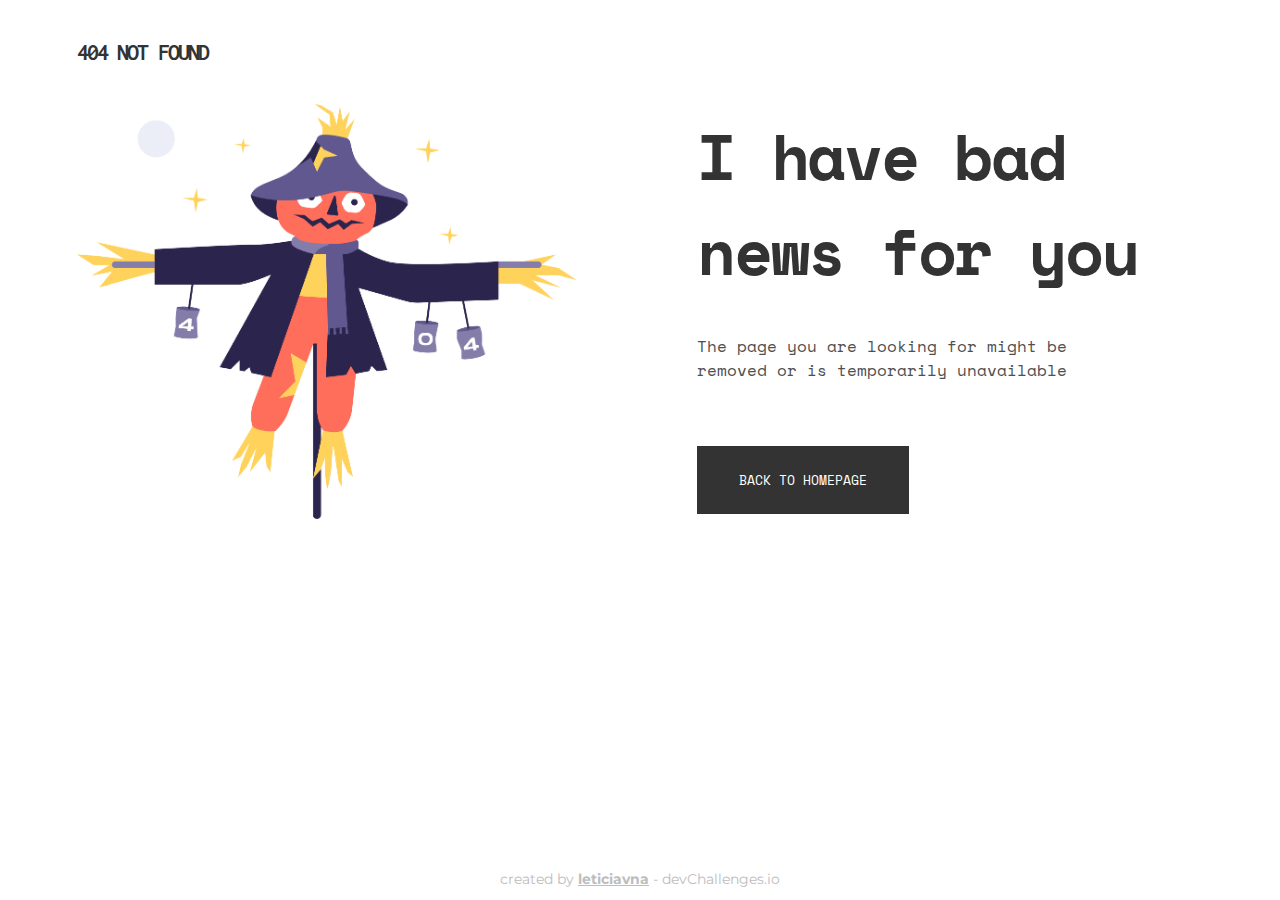
<file: 404/index.html>
<html>
  <head>
    <title> 404 Not Found</title>
    <link rel="preconnect" href="https://fonts.gstatic.com">
    <link href="https://fonts.googleapis.com/css2?family=Inconsolata:wght@700&family=Montserrat:wght@500;700&family=Space+Mono:wght@400;700&display=swap" rel="stylesheet">
    <link rel="stylesheet" href="notFound.css">
  </head>
  <body>
    <header>
      404 NOT FOUND
    </header>
    <section class="NotFound--section">
      <img src="assets/Scarecrow.png" alt="Scarecrow" class="NotFound--scarecrow"/>
      <div class="NotFound--div">
        <div class="NotFound--text">
          <h1 class="NotFound--h1">I have bad news for you</h1>
          <p class="NotFound--p">The page you are looking for might be removed or is temporarily unavailable</p>
        </div>
        <a href="https://github.com/leticiavna">
          <button>Back to homepage</button>
        </a>
      </div>
  </section>
  <footer>
    created by <b><a href="https://github.com/leticiavna">leticiavna</a></b> - devChallenges.io
  </footer>
  </body>
</html>
</file>
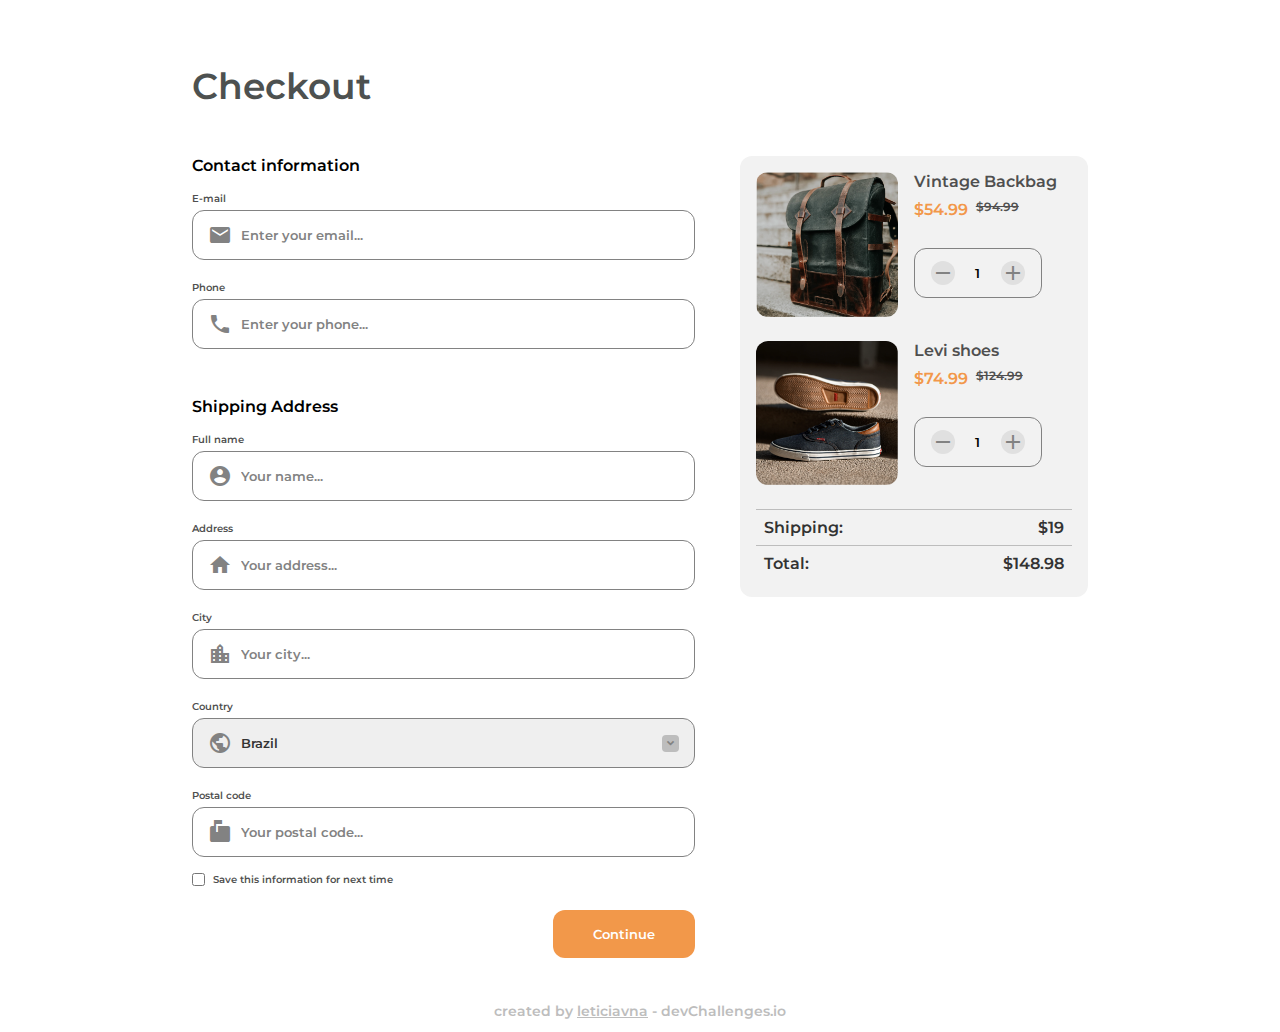
<file: CheckoutPage/index.html>
<!DOCTYPE html>
<html lang="en" dir="ltr">
  <head>
    <meta charset="utf-8">
    <meta name="viewport" content="width=device-width, initial-scale=1">
    <link rel="stylesheet" href="index.css">
    <link rel="preconnect" href="https://fonts.googleapis.com">
    <link rel="preconnect" href="https://fonts.gstatic.com" crossorigin>
    <link href="https://fonts.googleapis.com/css2?family=Montserrat:wght@600&display=swap" rel="stylesheet">
    <link href="https://fonts.googleapis.com/icon?family=Material+Icons" rel="stylesheet">
    <script src="index.js"></script>
    <title>Checkout</title>
  </head>

  <body>
    <h1 class="title">Checkout</h1>
    <div class="grid-content">
      <main class="main-form">
        <form id="checkoutForm">
          <fieldset class="form-fieldset">
            <legend class="form-fieldset-legend">Contact information</legend>
            <div class="form-input-wrapper">
              <label for="email" class="form-input-label">E-mail</label>
              <span class="material-icons md-18 form-input-icon">email</span>
              <input type="email" name="email" placeholder="Enter your email..." required class="form-input">
            </div>
            <div class="form-input-wrapper">
              <label for="phone" class="form-input-label">Phone</label>
              <span class="material-icons md-18 form-input-icon">call</span>
              <input type="tel" name="phone" pattern="[0-9]+" placeholder="Enter your phone..." required class="form-input">
            </div>
          </fieldset>

          <fieldset class="form-fieldset">
            <legend class="form-fieldset-legend">Shipping Address</legend>
            
            <div class="form-input-wrapper">
              <label for="fullname" class="form-input-label">Full name</label>
              <span class="material-icons md-18 form-input-icon">account_circle</span>
              <input type="text" name="fullname" placeholder="Your name..." required class="form-input">
            </div>

            <div class="form-input-wrapper">
              <label for="streetAddress" class="form-input-label">Address</label>
              <span class="material-icons md-18 form-input-icon">home</span>
              <input type="text" name="streetAddress" placeholder="Your address..." required class="form-input">
            </div>

            <div class="form-input-wrapper">
              <label for="city" class="form-input-label">City</label>
              <span class="material-icons md-18 form-input-icon">location_city</span>
              <input type="text" name="city" placeholder="Your city..." required class="form-input">
            </div>

            <div class="form-input-wrapper form-input-select-wrapper">
              <label for="country" class="form-input-label">Country</label>
              <span class="material-icons md-18 form-input-icon ">public</span>
              <select name="country" placeholder="Your country..." required class="form-input form-input-select">
                <option>Brazil</option>
                <option>Canada</option>
                <option>France</option>
              </select>
            </div>

            <div class="form-input-wrapper">
              <label for="city" class="form-input-label">Postal code</label>
              <span class="material-icons md-18 form-input-icon">markunread_mailbox</span>
              <input type="text" name="postalcode" placeholder="Your postal code..." required class="form-input">
            </div>

            <div class="form-input-wrapper form-input-checkbox">
              <input type="checkbox" name="save" class="form-input-checkbox">
              <label for="save" class="form-input-label-checkbox">Save this information for next time</label>
            </div>

            <button onclick="showToastWithFormValidity()" type="button" class="button-continue">Continue</button>
          </fieldset>
        </form>
      </main>
      <aside class="cart">
        <div class="cart-item">
          <img src="./assets/photo1.png" alt="Brown and Black small bag" class="cart-item-img"/>
          <div class="cart-item-info">
            <span class="cart-item-title">Vintage Backbag</span>
            <div class="cart-item-prices">
              <span class="cart-item-discount">$54.99</span>
              <span class="cart-item-old">$94.99</span>
            </div>
            <div class="cart-item-quantity form-input">
              <span onclick="operateOnCart('backbagQuantity', 'remove')" class="material-icons card-item-control card-item-control-minus">remove</span>
              <input type="number" id="backbagQuantity" name="backbag" onchange="calculateCartTotal()" value="1" step="1" min="1" class="cart-item-quantity-input"/>
              <span onclick="operateOnCart('backbagQuantity', 'add')" class="material-icons card-item-control card-item-control-plus">add</span>
            </div>
          </div>
        </div>

        <div class="cart-item">
          <img src="./assets/photo2.png" alt="Blue shoes with brown details" class="cart-item-img"/>
          <div class="cart-item-info">
            <span class="cart-item-title">Levi shoes</span>
            <div class="cart-item-prices">
              <span class="cart-item-discount">$74.99</span>
              <span class="cart-item-old">$124.99</span>
            </div>
            <div class="cart-item-quantity form-input">
              <span onclick="operateOnCart('shoesQuantity', 'remove')" class="material-icons card-item-control card-item-control-minus">remove</span>
              <input type="number" id="shoesQuantity" name="shoes" onchange="calculateCartTotal()" value="1" step="1" min="1" class="cart-item-quantity-input"/>
              <span onclick="operateOnCart('shoesQuantity', 'add')" class="material-icons card-item-control card-item-control-plus">add</span>
            </div>
          </div>
        </div>

        <dl class="cart-pricing">
          <div class="cart-item-total">
            <dd>Shipping:</dd>
            <dt id="shippingPrice">$19</dt>
          </div>
          <div class="cart-item-total">
            <dd>Total:</dd>
            <dt id="cartTotal">$148.98</dt>
          </div>
        </div>
      </aside>
      
      <div id="toast">
        <span>Checkout successful!</span>
      </div>
    </div>
    <footer>
      created by <b><a href="https://github.com/leticiavna">leticiavna</a></b> - devChallenges.io
    </footer>
  </body>
</html>
</file>
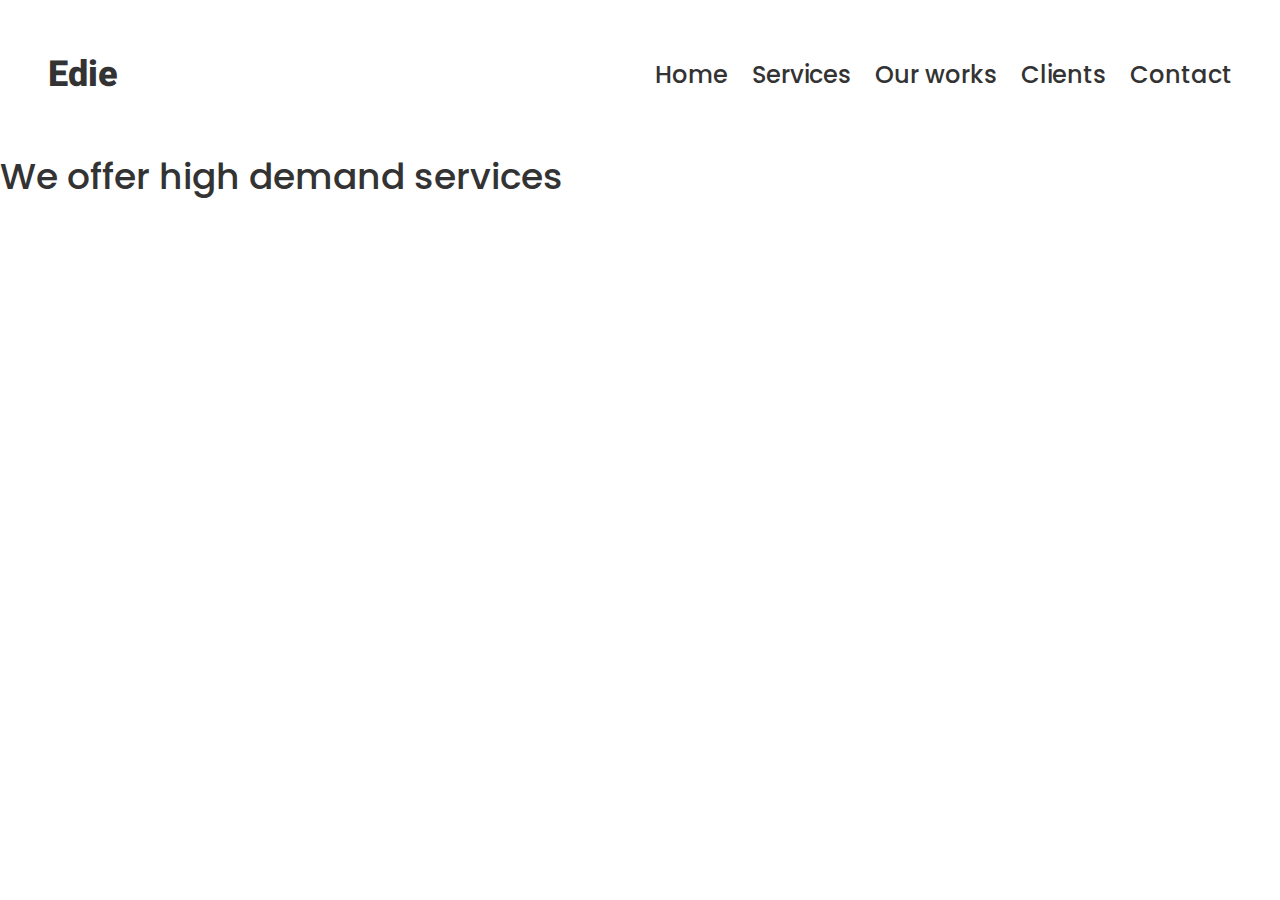
<file: EdieHomepage/index.html>
<!DOCTYPE html>
<html lang="en">
  <head>
    <meta charset="utf-8" />
    <meta name="viewport" content="width=device-width, initial-scale=1, maximum-scale=5" />
    <link rel="icon" href="assets/devchallenges.png" />
    <link rel="stylesheet" href="style.css">
    <link rel="shortcut icon" type="image/x-icon" href="https://devchallenges.io/"/>
    <link rel="preconnect" href="https://fonts.googleapis.com">
    <link rel="preconnect" href="https://fonts.gstatic.com" crossorigin>
    <link href="https://fonts.googleapis.com/css2?family=Heebo:wght@800&family=Poppins:wght@300;400;500;700&display=swap" rel="stylesheet">
    <title>Edie homepage</title>
  </head>
  <body>
    <header class="header">
      <p class="logo logo-nav">Edie</p>
    <nav>
      <ul class="nav-list">
        <li class="nav-link">Home</li>
        <li class="nav-link">Services</li>
        <li class="nav-link">Our works</li>
        <li class="nav-link">Clients</li>
        <li class="nav-link">Contact</li>
      </ul>
    </nav>
  </header>
    <main>
      <!-- <section class="hero">
        <div class="hero-texts">
          <p class="mid-emphasis large-text blue">Unhappy with your website?</p>
          <h1 class="heading-1 hero-heading">We create beautiful and fast web services</h1>
        </div>
        <img src="assets/heroImage.jpg" class="hero-image" />
      </section> -->
      <!-- <section class="contact">
        <h2 class="heading-1">Story, emotion and purpose</h2>
        <p class="large-text gray-2">We help transform your ideas into real world applications that will outperform your toughest competition and help you achieve your strategic goals in short period of time.</p>
        <form>
          <label for="email" class="mid-emphasis small-text gray-3">Want us to contact you?</label>
          <div class="text-field-wrapper">
            <input name="email" type="email" placeholder="Email" class="contact-text-field" />
            <button type="submit" class="main-button">Join</button>
          </div>
        </form>
      </section> -->
      <section>
        <h2 class="heading-2">We offer high demand services</h2>
        <div>
          <div class="card"></div>
          <div class="card"></div>
          <div class="card"></div>
        </div>
      </section>
      <section></section>
      <section></section>
      <section></section>
    </main>
    <footer></footer>
  </body>
</html>
</file>
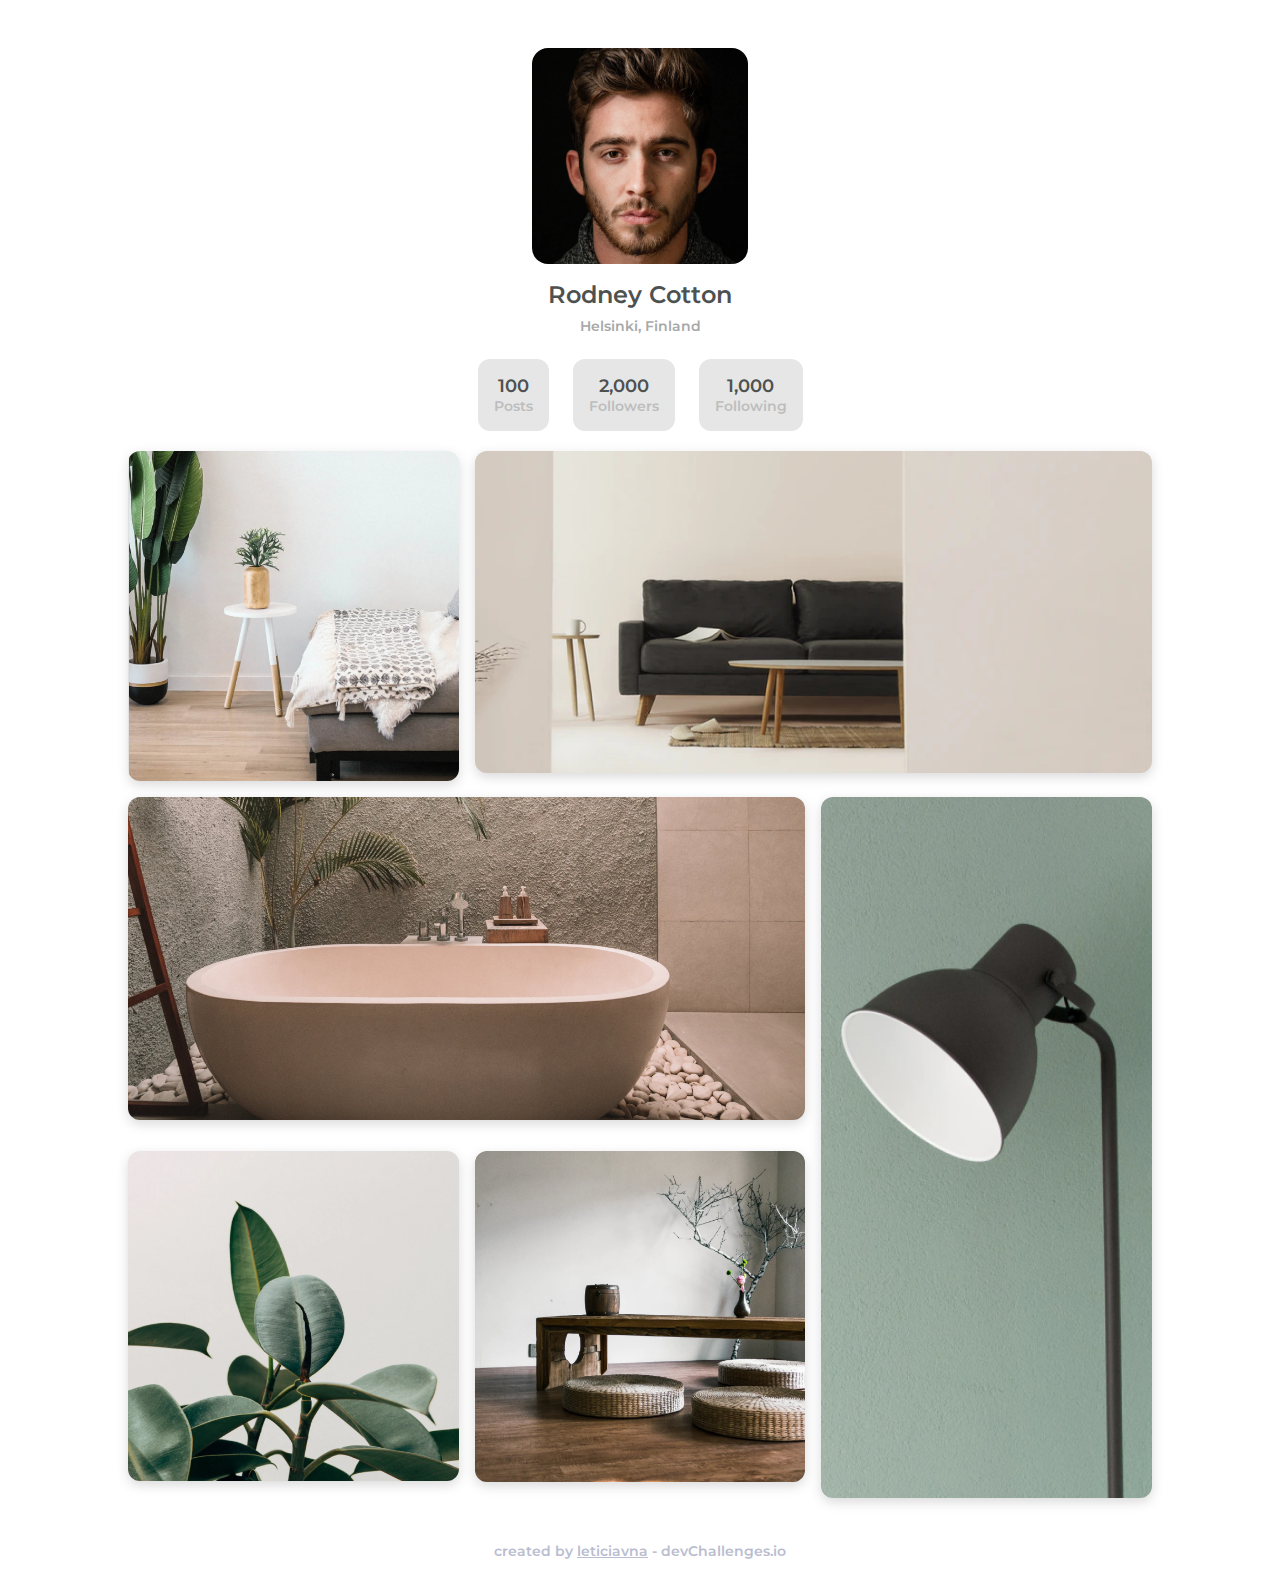
<file: GalleryPage/index.html>
<!DOCTYPE html>
<html lang="en" dir="ltr">
  <head>
    <meta charset="utf-8">
    <meta name="viewport" content="width=device-width, initial-scale=1, maximum-scale=5"/>
    <link rel="preconnect" href="https://fonts.googleapis.com">
    <link rel="preconnect" href="https://fonts.gstatic.com" crossorigin>
    <link rel="stylesheet" href="index.css">
    <link href="https://fonts.googleapis.com/css2?family=Montserrat:wght@600&display=swap" rel="stylesheet">
    <title>Gallery</title>
  </head>

  <body>
    <header class="header-information">
      <img class="profile-pic" src="assets/profilePhoto.png" />
      <h1 class="text-preset-1 header-title">Rodney Cotton</h1>
      <h2 class="text-preset-2 header-subtitle">Helsinki, Finland</h2>

      <div class="header-info-boxes">
        <div class="info-box">
          <span class="text-preset-3">100</span>
          <span class="text-preset-4">Posts</span>
        </div>

        <div class="info-box">
          <span class="text-preset-3">2,000</span>
          <span class="text-preset-4">Followers</span>
        </div>

        <div class="info-box">
          <span class="text-preset-3">1,000</span>
          <span class="text-preset-4">Following</span>
        </div>
      </div>
    </header>

    <main class="gallery"> 
      <img class="image-gallery" src="assets/photo1.png" />
      <img class="image-gallery" src="assets/photo2.png" />
      <img class="image-gallery" src="assets/photo3.png" />
      <img class="image-gallery" src="assets/photo4.png" />
      <img class="image-gallery" src="assets/photo5.png" />
      <img class="image-gallery" src="assets/photo6.png" />
    </main>

    <footer>
      created by <b><a href="https://github.com/leticiavna">leticiavna</a></b> - devChallenges.io
    </footer>
  </body>
</html>
</file>
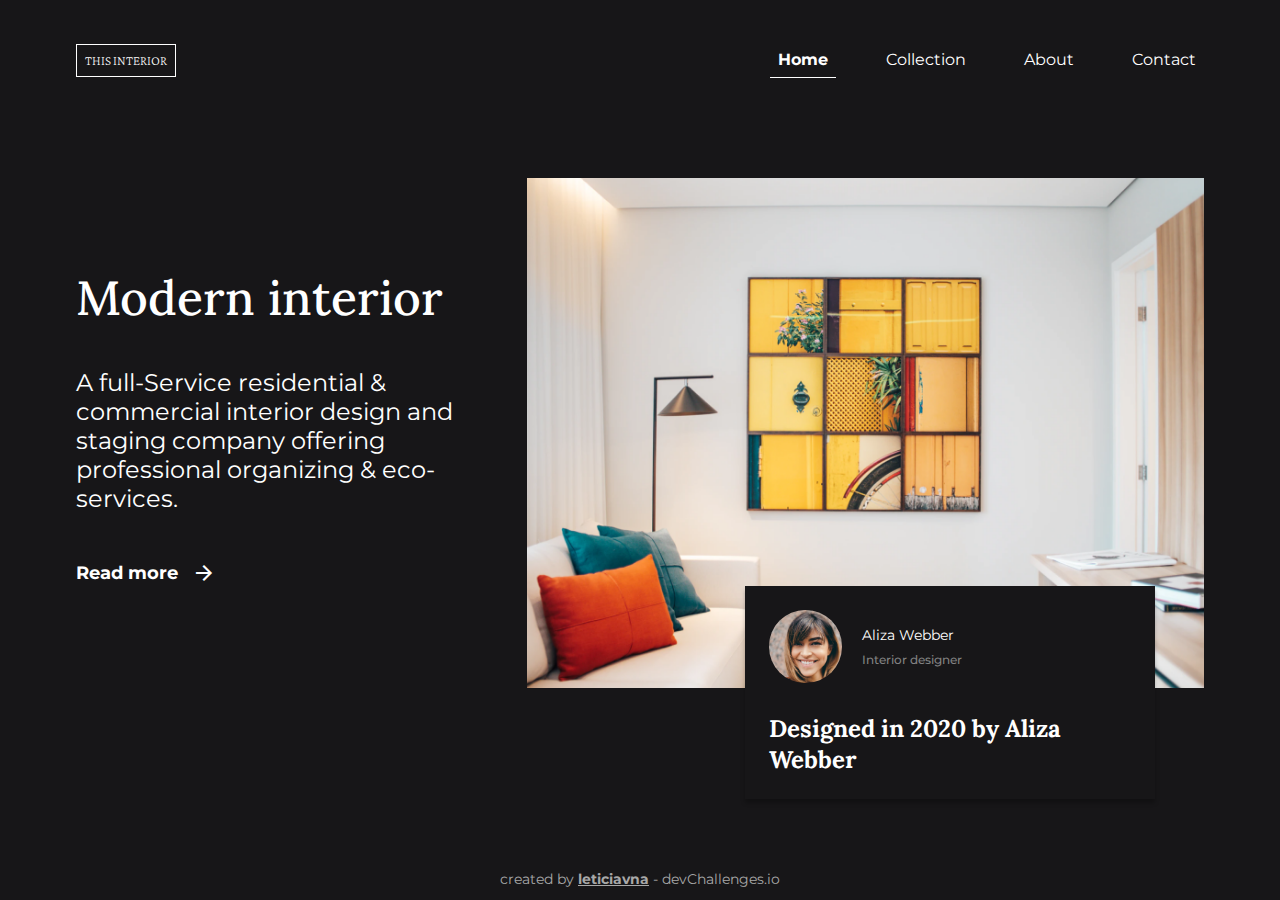
<file: InteriorConsultant/index.html>
<html>
  <head>
    <title> Interior Consultant </title>
    <link rel="preconnect" href="https://fonts.gstatic.com">
    <link href="https://fonts.googleapis.com/css2?family=Crimson+Pro:wght@200&family=Lora:wght@500&family=Montserrat:wght@400;500;700&display=swap" rel="stylesheet">
    <link rel="stylesheet" href="interiorConsultant.css">
    <link href="https://fonts.googleapis.com/icon?family=Material+Icons" rel="stylesheet">
    <meta name="viewport" content="width=device-width, initial-scale=1.0, maximum-scale=1.0">
  </head>
  <body>
    <nav class="InteriorConsultant__nav">
      <button class="InteriorConsultant__nav-button">THIS INTERIOR</button>

      <div id="menu" class="InteriorConsultant__menu">
        <a href="#" onclick="removeScrollClass()" class="InteriorConsultant__menu-responsive-link InteriorConsultant__menu-responsive-close">
          <span class="material-icons material-icons.md-light">close</span>
        </a>
        <ul class="InteriorConsultant__ul">      
          <li class="selected"><a href="#">Home</a></li>
          <li><a href="#">Collection</a></li>
          <li><a href="#">About</a></li>
          <li><a href="#">Contact</a></li>
        </ul>
      </div>
      <a href="#menu" onclick="addScrollClass()" class="InteriorConsultant__menu-responsive-link InteriorConsultant__menu-responsive-hamburger">
        <span class="material-icons material-icons.md-light">menu</span>
      </a>
    </nav>

    <main class="InteriorConsultant--section">
      <div class="InteriorConsultant--text">
        <h1 class="InteriorConsultant--title">Modern interior</h1>
        <p class="InteriorConsultant--p">A full-Service residential & commercial interior design and staging company offering professional organizing & eco-services.</p>
        <a class="InteriorConsultant--readMore" href="#">Read more <span class="material-icons material-icons.md-light">arrow_forward</span></a>
      </div>
      <div class="InteriorConsultant--imageWrapper">
        <img src="assets/photo1.png">
        <div class="InteriorConsultant--tweet">
          <div class="InteriorConsultant--tweetAuthor">
            <img class="InteriorConsultant--tweetPhoto" src="assets/photo2.png">
            <div class="InteriorConsultant--tweetAuthorInfo">
              <p class="InteriorConsultant--tweetName">Aliza Webber</p>
              <p class="InteriorConsultant--tweetJob">Interior designer</p>
            </div>
          </div>
          <p class="InteriorConsultant--tweetContent">Designed in 2020 by Aliza Webber</p>
        </div>    
      </div>
    </main>
  <footer>
    created by <b><a href="https://github.com/leticiavna">leticiavna</a></b> - devChallenges.io
  </footer>
  </body>
  <script type="text/javascript">
    // When the menu is active, lock body scroll
    function removeScrollClass(event) {
      document.querySelector('body').classList.remove('no-scroll');
    }
    function addScrollClass(event) {
      document.querySelector('body').classList.add('no-scroll');
    }
    </script>
</html>
</file>
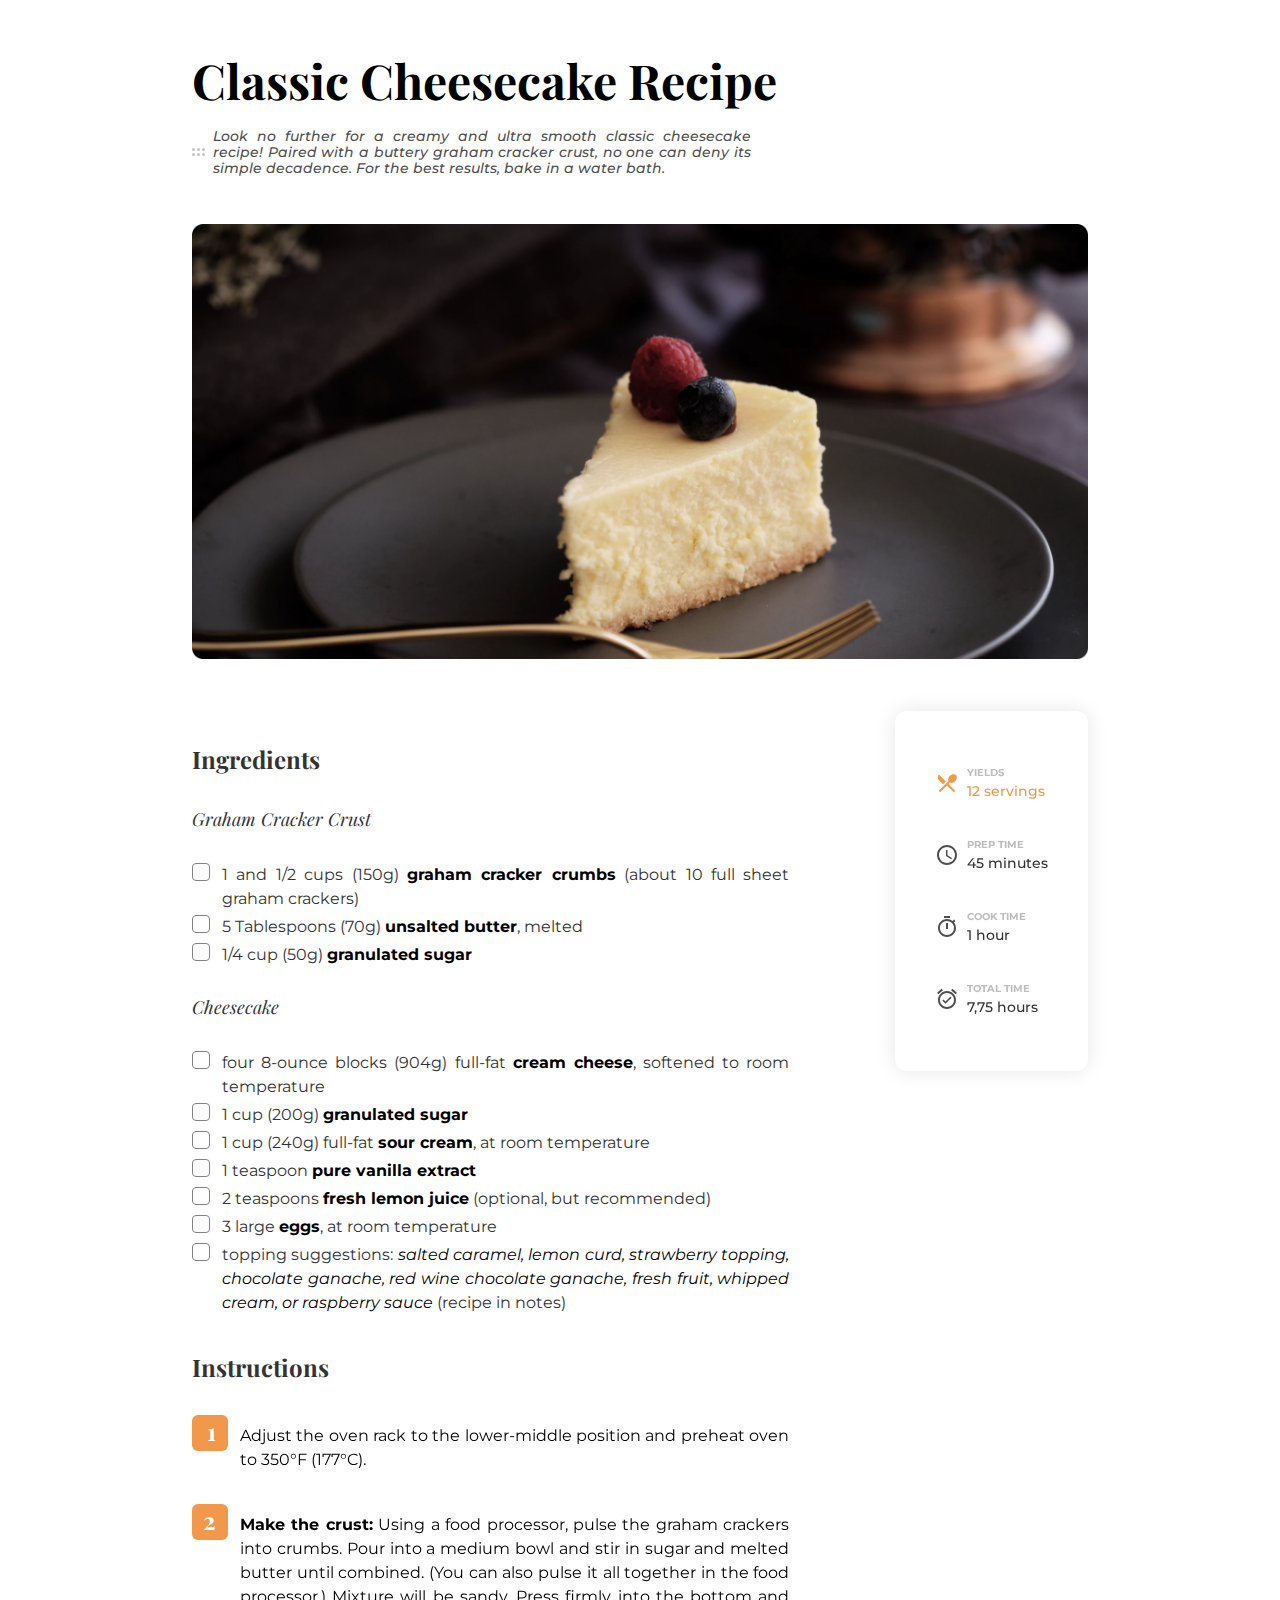
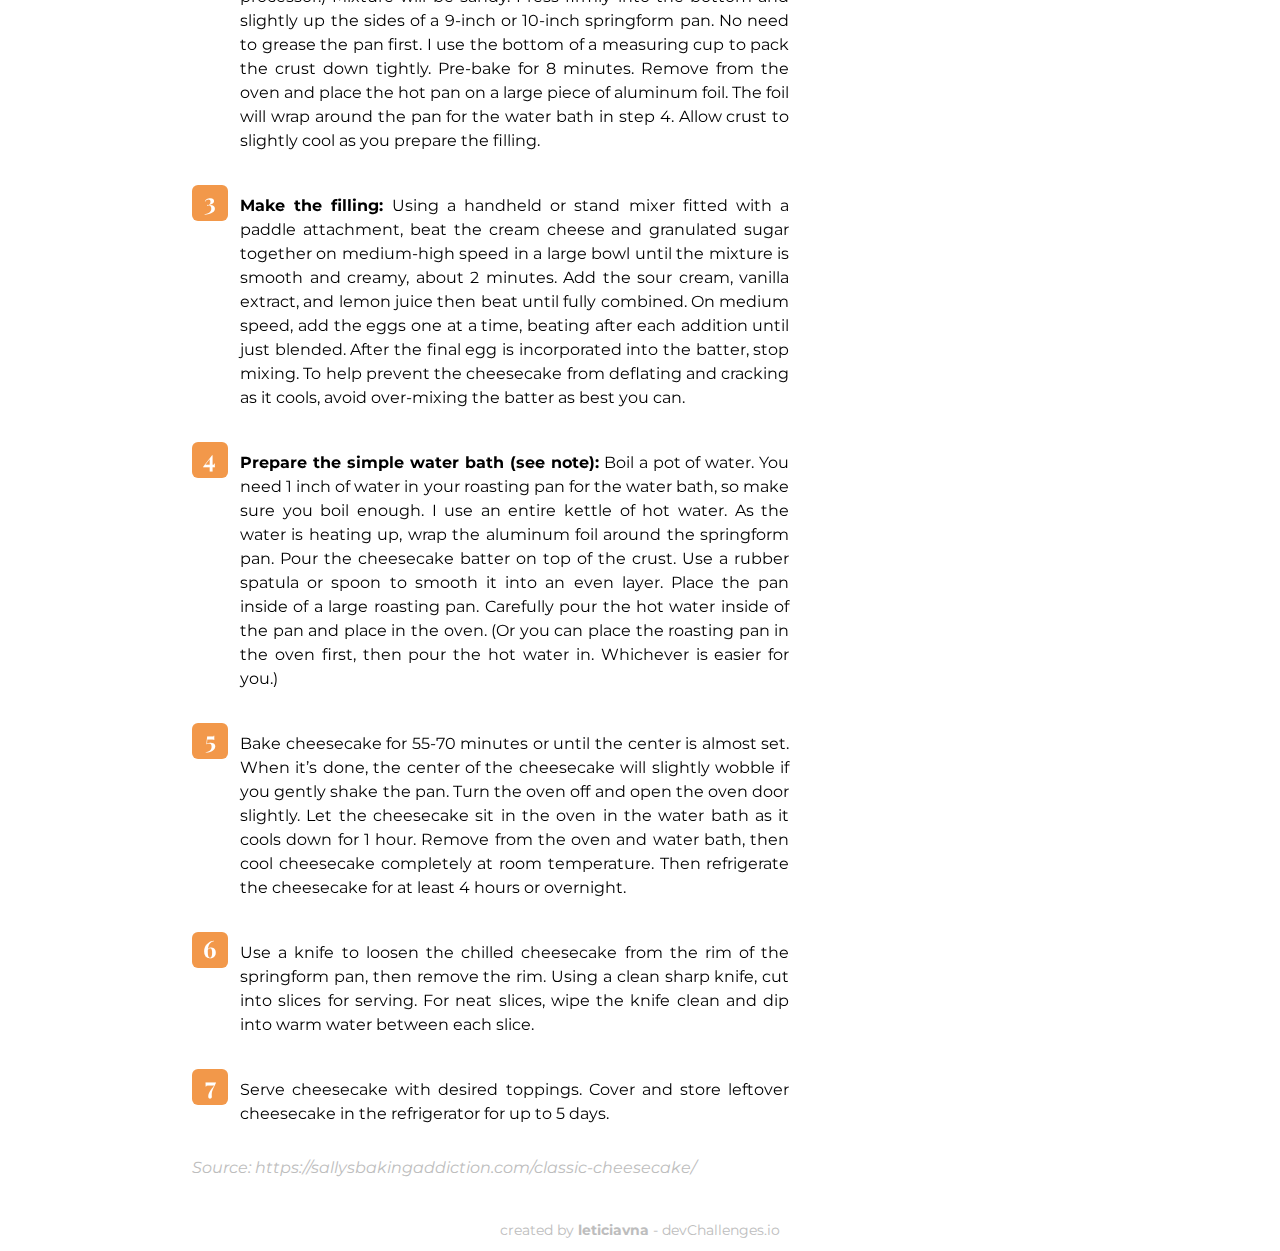
<file: RecipePage/index.html>
<!DOCTYPE html>
<html lang="en">
  <head>
    <meta charset="utf-8" />
    <link rel="stylesheet" href="index.css">
    <meta name="viewport" content="width=device-width, initial-scale=1, maximum-scale=5"/>
    <link rel="preconnect" href="https://fonts.googleapis.com">
    <link rel="preconnect" href="https://fonts.gstatic.com" crossorigin>
    <link href="https://fonts.googleapis.com/css2?family=Montserrat:ital,wght@0,400;0,500;0,700;1,500&family=Playfair+Display:ital,wght@0,700;1,500&display=swap" rel="stylesheet">

    <title>Recipe page</title>

  </head>
  <body>
    <header>
      <h1 class="title-preset-1">Classic Cheesecake Recipe</h1>
      <div class="header-subtitle">
        <img src="assets/6dots.svg" class="header-dots" alt="6 gray dots, stacked in 2 rows of three dots each" />
        <p class="text-preset-1 header-text-subtitle">Look no further for a creamy and ultra smooth classic cheesecake recipe! Paired with a buttery graham cracker crust, no one can deny its simple decadence. For the best results, bake in a water bath.</p>
      </div>
      <img src="assets/photo1.png" class="cheesecake-hero" alt="A cheesecake image with a raspberry on top, on top of a black plate. There is a fork in front on it, standing on a table."/>

    </header>
    <div class="grid-content">
      <main class="main-content">
        <h2 class="title-preset-2">Ingredients</h2>
        <fieldset class="fieldset-items">
          <h3 class="title-preset-3">Graham Cracker Crust</h3>
          <label class="text-preset-2 fieldset-item-label">
            <input type="checkbox" class="fieldset-item-checkbox" />1 and 1/2 cups (150g) <b>graham cracker crumbs</b> (about 10 full sheet graham crackers)
            <span class="fieldset-custom-checkbox"></span>
          </label>
          
          <label class="text-preset-2 fieldset-item-label">
            <input type="checkbox" class="fieldset-item-checkbox"/>5 Tablespoons (70g) <b>unsalted butter</b>, melted
            <span class="fieldset-custom-checkbox"></span>
          </label>
          <label class="text-preset-2 fieldset-item-label">
            <input type="checkbox" class="fieldset-item-checkbox" />1/4 cup (50g) <b>granulated sugar</b>
            <span class="fieldset-custom-checkbox"></span>
          </label>
        </fieldset>

        <fieldset class="fieldset-items">
          <h3 class="title-preset-3 cheesecake-title">Cheesecake</h3>

          <label class="text-preset-2 fieldset-item-label">
            <input type="checkbox" class="fieldset-item-checkbox"/>
            four 8-ounce blocks (904g) full-fat <b>cream cheese</b>, softened to room temperature
            <span class="fieldset-custom-checkbox"></span>
          </label>

          <label class="text-preset-2 fieldset-item-label">
            <input type="checkbox" class="fieldset-item-checkbox"/>1 cup (200g) <b>granulated sugar</b>
            <span class="fieldset-custom-checkbox"></span>
          </label>

          <label class="text-preset-2 fieldset-item-label">
            <input type="checkbox" class="fieldset-item-checkbox"/>1 cup (240g) full-fat <b>sour cream</b>, at room temperature
            <span class="fieldset-custom-checkbox"></span>
          </label>

          <label class="text-preset-2 fieldset-item-label">
            <input type="checkbox" class="fieldset-item-checkbox"/>1 teaspoon <b>pure vanilla extract</b>
            <span class="fieldset-custom-checkbox"></span>
          </label>

          <label class="text-preset-2 fieldset-item-label">
            <input type="checkbox" class="fieldset-item-checkbox"/>2 teaspoons <b>fresh lemon juice</b> (optional, but recommended)
            <span class="fieldset-custom-checkbox"></span>
          </label>
          
          <label class="text-preset-2 fieldset-item-label">
            <input type="checkbox" class="fieldset-item-checkbox"/>3 large <b>eggs</b>, at room temperature
            <span class="fieldset-custom-checkbox"></span>
          </label>
          
          <label class="text-preset-2 fieldset-item-label">
            <input type="checkbox" class="fieldset-item-checkbox"/>topping suggestions: <em>salted caramel, lemon curd, strawberry topping, chocolate ganache, red wine chocolate ganache, fresh fruit, whipped cream, or raspberry sauce </em>(recipe in notes)
            <span class="fieldset-custom-checkbox"></span>
          </label>
        </fieldset>

        <h2 class="title-preset-2">Instructions</h2>
        <ol type="1" class="instructions-ol">
          <li class="text-preset-3">Adjust the oven rack to the lower-middle position and preheat oven to 350°F (177°C).</li>
          <li class="text-preset-3"><b>Make the crust:</b> Using a food processor, pulse the graham crackers into crumbs. Pour into a medium bowl and stir in sugar and melted butter until combined. (You can also pulse it all together in the food processor.) Mixture will be sandy. Press firmly into the bottom and slightly up the sides of a 9-inch or 10-inch springform pan. No need to grease the pan first. I use the bottom of a measuring cup to pack the crust down tightly. Pre-bake for 8 minutes. Remove from the oven and place the hot pan on a large piece of aluminum foil. The foil will wrap around the pan for the water bath in step 4. Allow crust to slightly cool as you prepare the filling.</li>
          <li class="text-preset-3"><b>Make the filling:</b> Using a handheld or stand mixer fitted with a paddle attachment, beat the cream cheese and granulated sugar together on medium-high speed in a large bowl until the mixture is smooth and creamy, about 2 minutes. Add the sour cream, vanilla extract, and lemon juice then beat until fully combined. On medium speed, add the eggs one at a time, beating after each addition until just blended. After the final egg is incorporated into the batter, stop mixing. To help prevent the cheesecake from deflating and cracking as it cools, avoid over-mixing the batter as best you can.</li>
          <li class="text-preset-3"><b>Prepare the simple water bath (see note):</b> Boil a pot of water. You need 1 inch of water in your roasting pan for the water bath, so make sure you boil enough. I use an entire kettle of hot water. As the water is heating up, wrap the aluminum foil around the springform pan. Pour the cheesecake batter on top of the crust. Use a rubber spatula or spoon to smooth it into an even layer. Place the pan inside of a large roasting pan. Carefully pour the hot water inside of the pan and place in the oven. (Or you can place the roasting pan in the oven first, then pour the hot water in. Whichever is easier for you.)</li>
          <li class="text-preset-3">Bake cheesecake for 55-70 minutes or until the center is almost set. When it’s done, the center of the cheesecake will slightly wobble if you gently shake the pan. Turn the oven off and open the oven door slightly. Let the cheesecake sit in the oven in the water bath as it cools down for 1 hour. Remove from the oven and water bath, then cool cheesecake completely at room temperature. Then refrigerate the cheesecake for at least 4 hours or overnight.</li>
          <li class="text-preset-3">Use a knife to loosen the chilled cheesecake from the rim of the springform pan, then remove the rim. Using a clean sharp knife, cut into slices for serving. For neat slices, wipe the knife clean and dip into warm water between each slice.</li>
          <li class="text-preset-3">Serve cheesecake with desired toppings. Cover and store leftover cheesecake in the refrigerator for up to 5 days.</li>
        </ol>
        <p class="text-preset-4 source-link">Source: https://sallysbakingaddiction.com/classic-cheesecake/</p>
      </main>

      <aside class="aside-card">
        <div class="aside-item">
          <img src="assets/restaurant_menu_black_24dp.svg" alt="An icon of a fork and a knife crossed."/>
          <div class="aside-item-information">
            <span class="text-preset-5">Yields</span>
            <span class="text-preset-6">12 servings</span>
          </div>
        </div>

        <div class="aside-item">
          <img src="assets/schedule_black_24dp.svg" alt="An icon of " />
          <div class="aside-item-information">
            <span class="text-preset-5">Prep Time</span>
            <span class="text-preset-7">45 minutes</span>
          </div>
        </div>

        <div class="aside-item">
          <img src="assets/timer_black_24dp.svg" />
          <div class="aside-item-information">
            <span class="text-preset-5">Cook Time</span>
            <span class="text-preset-7">1 hour</span>
          </div>
        </div>

        <div class="aside-item">
          <img src="assets/alarm_on_black_24dp.svg" />
          <div class="aside-item-information">
            <span class="text-preset-5">Total Time</span>
            <span class="text-preset-7">7,75 hours</span>
          </div>
        </div>
      </aside>
    </div>
    <footer>
      created by <b><a href="https://github.com/leticiavna">leticiavna</a></b> - devChallenges.io
    </footer>
  </body>
</html>
</file>
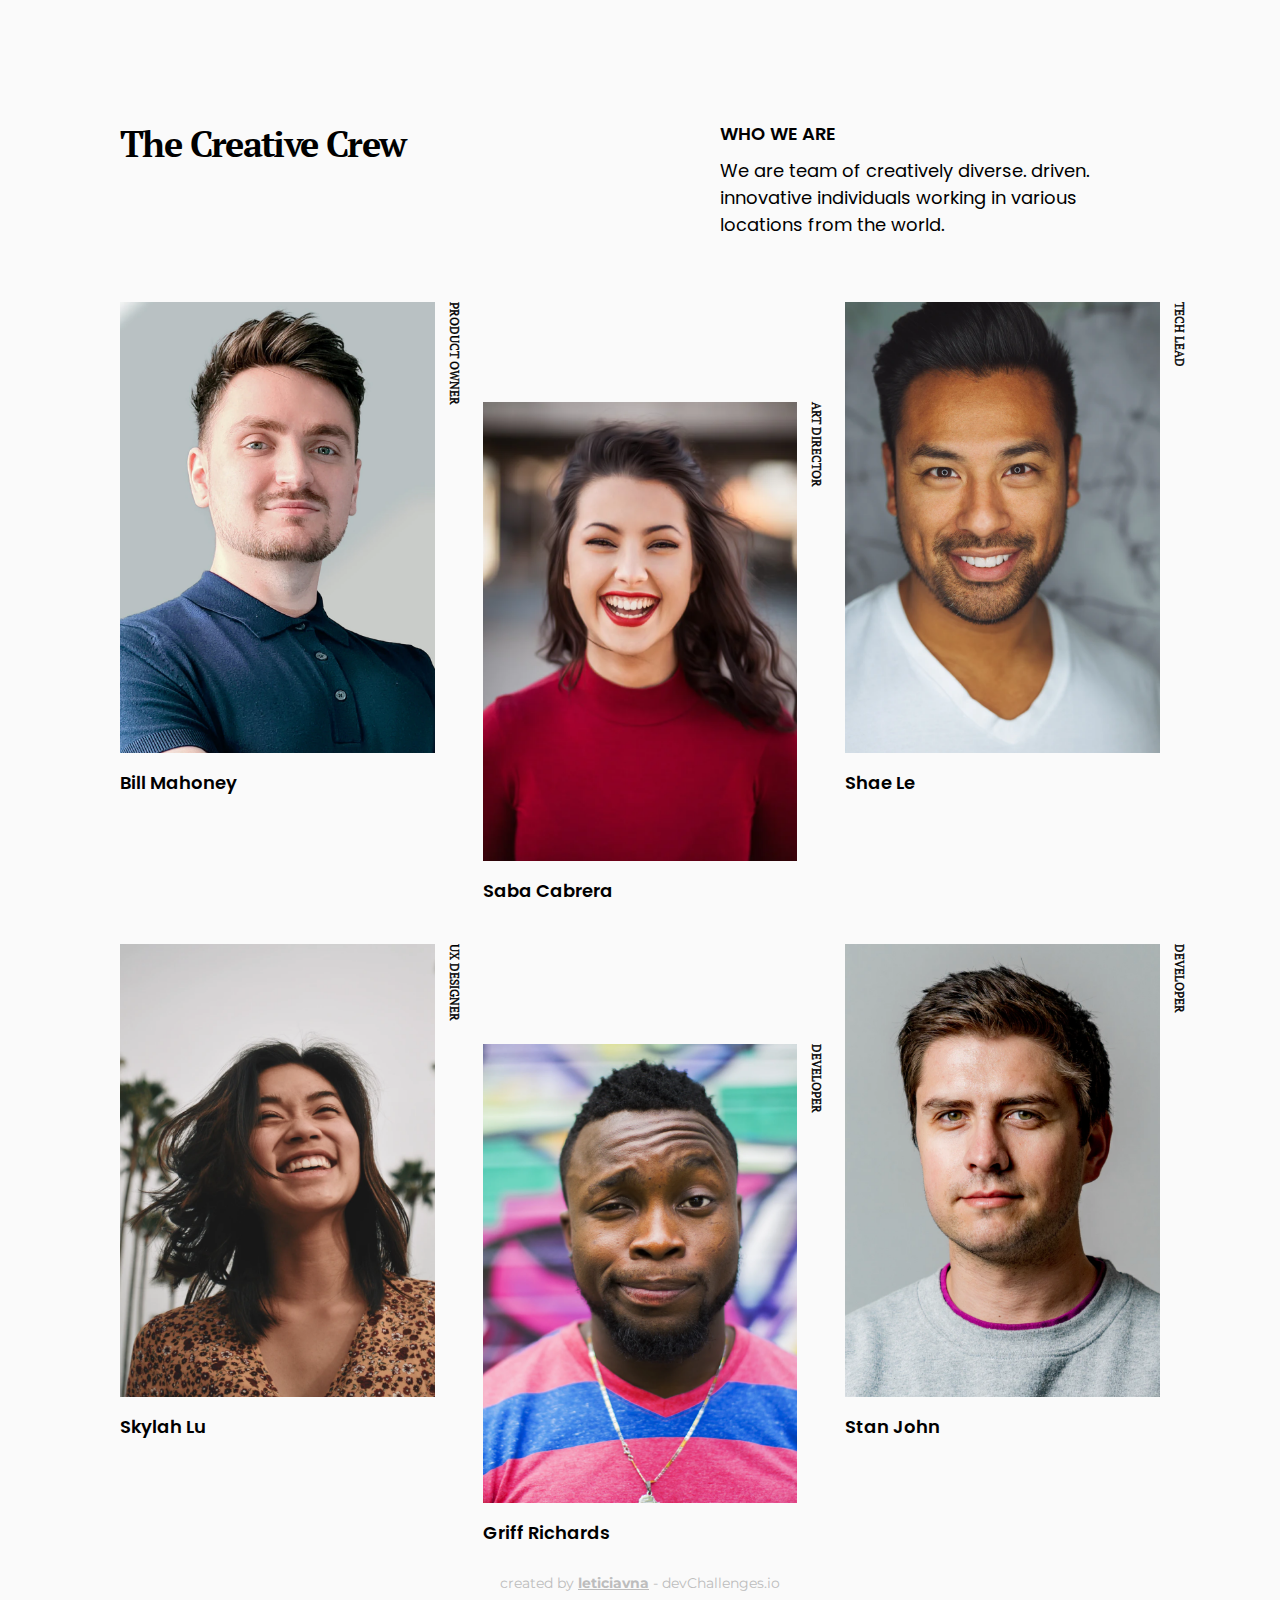
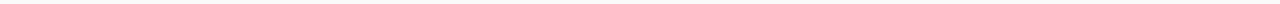
<file: TeamPage/index.html>
<html>
  <head>
    <title> The team</title>
    <meta name="viewport" content="width=device-width, initial-scale=1"/>
    <link rel="preconnect" href="https://fonts.gstatic.com">
    <link href="https://fonts.googleapis.com/css2?family=Montserrat:wght@500;700&family=PT+Serif:wght@400;700&family=Poppins:wght@400;600&display=swap" rel="stylesheet">
    <link rel="stylesheet" href="teamPage.css">
  </head>
  <body class="TeamPage--main">
      <div class="TeamPage--info">
        <h1 class="TeamPage--title">The Creative Crew</h1>
        <div class="TeamPage--description">
          <p class="TeamPage--descriptionTitle">WHO WE ARE</p>
          <p>We are team of creatively diverse. driven. innovative individuals working in various locations from the world.</p>
        </div>
      </div>

      <div class="TeamPage--team">
        <!-- First -->
        <figure class="TeamPage--figure">
          <div class="TeamPage--photoWrapper">
            <img class="TeamPage--photo" src="assets/photo1.png" />
            <p class="TeamPage--job">Product Owner</p>
          </div>
          <figcaption class="TeamPage--name">Bill Mahoney</figcaption>
        </figure>
        <!-- Second -->
        <figure class="TeamPage--figure">
          <div class="TeamPage--photoWrapper">
            <img class="TeamPage--photo" src="assets/photo2.png" />
            <p class="TeamPage--job">Art director</p>
          </div>
          <figcaption class="TeamPage--name">Saba Cabrera</figcaption>
        </figure>
        <!-- Third -->
        <figure class="TeamPage--figure">
          <div class="TeamPage--photoWrapper">
            <img class="TeamPage--photo" src="assets/photo3.png" />
            <p class="TeamPage--job">Tech Lead</p>
          </div>
          <figcaption class="TeamPage--name">Shae Le</figcaption>
        </figure>
        <!-- Fourth -->
        <figure class="TeamPage--figure">
          <div class="TeamPage--photoWrapper">
            <img class="TeamPage--photo" src="assets/photo4.png" />
            <p class="TeamPage--job">UX Designer</p>
          </div>
          <figcaption class="TeamPage--name">Skylah Lu</figcaption>
        </figure>
        <!-- Five -->
        <figure class="TeamPage--figure">
          <div class="TeamPage--photoWrapper">
            <img class="TeamPage--photo" src="assets/photo5.png" />
            <p class="TeamPage--job">Developer</p>
          </div>
          <figcaption class="TeamPage--name">Griff Richards</figcaption>
        </figure>
        <!-- Six -->
        <figure class="TeamPage--figure">
          <div class="TeamPage--photoWrapper">
            <img class="TeamPage--photo" src="assets/photo6.png" />
            <p class="TeamPage--job">Developer</p>  
          </div>
          <figcaption class="TeamPage--name">Stan John</figcaption>
        </figure>
    </div>
  <footer>
    created by <b><a href="https://github.com/leticiavna">leticiavna</a></b> - devChallenges.io
  </footer> 
  </body>
</html>
</file>
<file: 404/notFound.css>
* {
  margin: 0;
  padding: 0;
  text-decoration: none;
  color: hsla(0, 0%, 20%, 1);
  background-color: hsla(0, 0%, 100%, 1);
  font-family: 'Space Mono';
}

body {
  display: flex;
  flex-direction: column;
  height: 100%;
}

header {
  padding: 40px 77px;
  font-family: 'Inconsolata';
  font-size: 1.5rem;
  line-height: 1.5rem;
  letter-spacing: -0.08em;
  font-weight: 700;
}

button {
  padding: 24px 42px;
  background: hsla(0, 0%, 20%, 1);
  text-transform: uppercase;
  color: hsla(0, 0%, 100%, 1);
  border: none;
  transition: 300ms ease-out;
}

button:hover, 
button:focus {
  background: hsla(0, 0%, 31%, 1);
}

.NotFound--section {
  padding: 0 77px 40px;
  display: flex;
  justify-content: center;
  align-items: center;
}

.NotFound--h1 {
  font-size: 4rem;
  letter-spacing: -0.035em;
}

.NotFound--p {
  margin-top: 36px;
  margin-bottom: 64px;
  width: 380px;
  color: hsla(0, 0%, 31%, 1);
}

.NotFound--scarecrow {
  width: 500px;
  margin-right: 120px;
}

footer {
  width: 100%;
  padding: 12px 0;
  margin-top: auto;
  font-family: 'Montserrat';
  font-size: 0.875rem;
  text-align: center;
  color: hsla(0, 0%, 74%, 1);
}

b > a {  
  font-family: 'Montserrat';
  color: hsla(0, 0%, 74%, 1);
  text-decoration: underline;
}

@media screen and (max-width: 1086px) {
  .NotFound--scarecrow {
    margin-right: 36px;
    width: 65%;
  }
}

@media screen and (max-width: 1002px) {
  .NotFound--section {
    flex-direction: column;
    margin-top: 64px;
  }

  .NotFound--div {
    margin-top: 77px;
  }

  .NotFound--div,
  .NotFound--h1  {
    width: 100%;
  }
  
  .NotFound--h1 {
    font-size: 3rem;
  }

  .NotFound--p {
    min-width: 328px;
  }

}
</file>
<file: CheckoutPage/index.css>
/* Variables */
:root {
  /* subtitle of the fieldset */
  --black: hsla(0, 0%, 20%, 1);
  --white: hsla(0, 0%, 100%, 1);
  /* title */
  --gray1: hsla(160, 2%, 31%, 1);
  /* form labels */
  --gray2: hsla(0, 0%, 31%, 1);
  /* placeholders and borders */
  --gray3: hsla(0, 0%, 51%, 1);
  /* dividers and footer */
  --gray4: hsla(0, 0%, 74%, 1);
  /* accent */
  --orange: hsla(28, 87%, 62%, 1);
  /* cart background */
  --cart-bg: hsla(0, 0%, 95%, 1);
  /* cart item control background */
  --cart-control: hsla(0, 0%, 88%, 1);
  --success: hsla(120, 75%, 65%, 1);
  --error: hsla(0, 75%, 65%, 1);
}
/**
 * Reset browser styles and default tag styles 
 */
* {
  margin: 0;
  padding: 0;
  border: none;
  text-decoration: none;
  box-sizing: border-box;
  font-family: Montserrat, sans-serif;
  font-weight: 600;
}

/* Chrome, Safari, Edge, Opera */
input::-webkit-outer-spin-button,
input::-webkit-inner-spin-button {
  -webkit-appearance: none;
  margin: 0;
}

/* Firefox */
input[type=number] {
  -moz-appearance: textfield;
}


body {
  padding: 32px 16px;
}

.grid-content {
  display: flex;
  flex-direction: column-reverse;
}

@media screen and (min-width: 768px) {
  body {
    padding: 64px 15% 0;
  }

  .grid-content {
    flex-direction: row;
    justify-content: space-between;
  }
}

.title {
  font-size: 1.5rem;
  line-height: 1.813rem;
  margin-bottom: 24px;
  color: var(--gray1);
}

@media screen and (min-width: 768px) {
  .title {
    font-size: 2.25rem;
    line-height: 2.75rem;
    margin-bottom: 48px;
  }
}

/* Cart */

.cart {
  border-radius: 12px;
  background: var(--cart-bg);
  padding: 16px;
  height: max-content;
}


@media screen and (min-width: 768px) {
  .cart {
    max-width: 384px;
  }
}

.cart-item {
  display: grid;
  grid-template-columns: 1fr 1fr;
  margin-bottom: 24px;
}

.cart-item-img {
  width: 90%;
  border-radius: 12px;
}

.cart-item-info {
  display: flex;
  flex-direction: column;
}

.cart-item-title {
  font-size: 1rem;
  line-height: 1.25rem;
  color: var(--gray2);
}

.cart-item-prices {
  display: flex;
  margin: 8px 0 24px;
}

.cart-item-discount {
  color: var(--orange);
  font-size: 1rem;
  line-height: 1.25rem;
}

.cart-item-old {
  font-size: 0.75rem;
  line-height: 0.875rem;
  text-decoration: line-through;
  color: var(--gray2);
  margin-left: 8px;
}

.cart-item-quantity {
  display: flex;
  align-items: center;
  justify-content: space-between;
  position: relative;
  width: 70%;
  min-width: 128px;
}

.cart-item-quantity-input {
  background: transparent;
  text-align: center;
  width: 100%;
}

.card-item-control {
  position: absolute;
  background: var(--cart-control);
  border-radius: 12px;
  color: var(--gray3);
  top: 12px;
  cursor: pointer;
}

.card-item-control-minus {
  left: 16px;
}

.card-item-control-plus {
  right: 16px;
}

.cart-pricing {
  display: flex;
  flex-direction: column;
}

.cart-item-total {
  display: flex;
  justify-content: space-between;
  padding: 8px;
  color: var(--black);
  border-top: 1px solid var(--gray4);
}

/* Main styles */
.main-form {
  margin: 32px 0;
  width: 100%;
}

@media screen and (min-width: 768px) {
  .main-form {
    margin: 0px 5% 0 0;

  }
}

.form-fieldset {
  display: flex;
  flex-direction: column;
  margin-top: 32px;
  width: 100%;
}

@media screen and (min-width: 768px) {
  .form-fieldset:first-of-type {
    margin-top: 0;
  }
}

.form-fieldset-legend {
  margin-bottom: 12px;
}

.form-input-wrapper {
  /* Positioning this so i can use the absolute position in the icon relative to this wrapper element */
  display: flex;
  flex-direction: column;
  position: relative;
}

.form-input-checkbox {
  flex-direction: row;
  align-items: center;
}

.form-input-label, .form-input-label-checkbox {
  color: var(--gray2);
  display: contents;
  font-size: 0.625rem;
  line-height: 0.75rem;
}

.form-input-checkbox {
  margin-right: 8px;
}

.form-input-label-checkbox {
  display: block;
}

.form-input-icon {
  position: absolute;
  top: 36px;
  left: 16px;
  color: var(--gray3);
  font-size: 1rem;
}

.form-input-select::-ms-expand {
  display: none;
}

.form-input-select-wrapper:after {
  font-family: "Material Icons";
  content: '\e313';
  font-size: 0.8rem;
  color: var(--gray3);
  right: 16px;
  top: 40px;
  background: var(--gray4);
  padding: 2px;
  border-radius: 4px;
  cursor: pointer;
  position: absolute;
  pointer-events: none;
}

.form-input-select {
  appearance: none;
}

.form-input {
  color: var(--black);
  border: 1px solid var(--gray3);
  border-radius: 12px;
  padding: 16px 48px;
  margin-top: 4px;
  margin-bottom: 16px;
}

.form-input:focus {
  outline-color: var(--orange);
}

/* .form-input:invalid {
  border: 1px solid tomato;
}

.form-input:valid {
  border: 1px solid springgreen;
} */

.form-input::placeholder {
  color: var(--gray3);
}

.button-continue {
  background: var(--orange);
  color: var(--white);
  padding: 16px 40px;
  border-radius: 12px;
  width: max-content;
  align-self: self-end;
  margin-top: 24px;
}

/*
 * Footer styles 
*/
footer {  
  width: 100%;
  padding: 12px 0;
  margin-top: auto;
  font-size: 0.875rem;
  text-align: center;
  color: var(--gray4);
  position: relative;
  bottom: -32px;
}

footer b a {
  color: var(--gray4);
  text-decoration: underline;
}

/* Alert - toast style */
#toast {
  visibility: hidden;
  position: fixed;
  width: 320px;
  color: var(--white);
  text-align: center;
  border-radius: 4px;
  padding: 12px;
  z-index: 1;
  bottom: 20px;
}

#toast span {
  font-size: 0.75rem;
}

#toast.show-success, #toast.show-error {
  visibility: visible;
  /* Add animation: Take 0.5 seconds to fade in and out the SIMPLE-TOAST.
  However, delay the fade out process for 2.5 seconds */
  -webkit-animation: fadein 0.5s, fadeout 0.5s 2.5s;
  animation: fadein 0.5s, fadeout 0.5s 2.5s;
}

#toast.show-success {
  background-color: var(--success);
}

#toast.show-error {
  background-color: var(--error);
}

@-webkit-keyframes fadein {
  from {bottom: 0; opacity: 0;}
  to {bottom: 20px; opacity: 1;}
}

@keyframes fadein {
  from {bottom: 0; opacity: 0;}
  to {bottom: 20px; opacity: 1;}
}

@-webkit-keyframes fadeout {
  from {bottom: 20px; opacity: 1;}
  to {bottom: 0; opacity: 0;}
}

@keyframes fadeout {
  from {bottom: 20px; opacity: 1;}
  to {bottom: 0; opacity: 0;}
}
</file>
<file: EdieHomepage/style.css>
:root {
  --gray1: hsla(0, 0%, 20%, 1);
  --gray2: hsla(0, 0%, 31%, 1);
  --gray3: hsla(0, 0%, 51%, 1);
  --gray4: hsla(0, 0%, 74%, 1);
  --gray5: hsla(0, 0%, 88%, 1);
  --gray6: hsla(0, 0%, 95%, 1);
  --blue: hsla(202, 71%, 52%, 1);
  --green: hsla(145, 63%, 42%, 1);
  --red: hsla(0, 79%, 63%, 1);
  --white: hsla(0, 0%, 100%, 1);
  --footerbg: hsla(248, 35%, 8%, 1);
}

*, *::before, *::after {
  box-sizing: border-box;
  font-family: 'Poppins', sans-serif;
  font-weight: 400;
}

* {
  margin: 0;
}

html, body {
  height: 100%;
}

body {
  line-height: 1.5;
  -webkit-font-smoothing: antialiased;
}

ul {
  list-style: none;
  padding: 0;
}

img, picture, video, canvas, svg {
  display: block;
  max-width: 100%;
}

input, button, textarea, select {
  font: inherit;
}

p, h1, h2, h3, h4, h5, h6 {
  overflow-wrap: break-word;
}

/* General classes */
.blue {
  color: var(--blue);
}

.red {
  color: var(--red);
}

.green {
  color: var(--green);
}

.gray-2 {
  color: var(--gray2);
}

.gray-3 {
  color: var(--gray3);
}

.mid-emphasis {
  font-weight: 500;
}

.strong-emphasis {
  font-weight: 700;
}

.small-text {
  font-size: 0.875rem;
  line-height: 1.3;
}

.large-text {
  font-size: 1.125rem;
}

.heading-1 {
  font-weight: 500;
  color: var(--gray1);
  font-size: 3rem;
}

.heading-2 {
  font-weight: 500;
  color: var(--gray1);
  font-size: 2.25rem;
}

.logo {
  font-weight: 800;
  font-family: 'Heebo', sans-serif;
  font-size: 2.25rem;
}

.logo-nav {
  color: var(--gray1);
}

.logo-footer {
  color: var(--white);
}

.main-button {
  cursor: pointer;
  background: var(--blue);
  color: var(--gray6);
  border-radius: 12px;
  border: none;
  padding: 16px 24px;
  font-weight: 500px;
  font-size: 1.125rem;
}

/* Header and nav */
.header {
  display: flex;
  justify-content: space-between;
  align-items: center;
  padding: 48px;
  background: var(--white);
}

.nav-list {
  display: flex;
  gap: 24px;
}

.nav-link {
  cursor: pointer;
  font-weight: 500;
  font-size: 1.5rem;
  color: var(--gray1);
}


/* Section 1 */
.hero {
  padding: 56px;
}

.hero-texts {
  max-width: 544px;
  margin: 0 auto;
}

.hero-heading {
  margin-top: 16px;
  margin-bottom: 42px;
}

.hero-image {
  border-radius: 18px;
}

/* Section 2 */
.contact {
  margin-top: 42px;
  max-width: 368px;
  margin: 0 20%;
}

.contact p {
  margin: 42px 0;
}

.text-field-wrapper {
  display: flex;
  align-items: center;
}

.text-field-wrapper button {
  /* TODO make this go inside the input */
}

.contact-text-field {
  background: var(--gray6);
  border-radius: 12px;
  border: none;
  padding: 16px;
  width: 100%;
}
</file>
<file: GalleryPage/index.css>
:root {
  /* title and info boxes numbers */
  --gray1: hsla(160, 2%, 31%, 1);
  /* localization */
  --gray2: hsla(0, 0%, 66%, 1);
  /* info boxes */
  --gray3: hsla(0, 0%, 90%, 1);
  /* info boxes description */
  --gray4: hsla(0, 0%, 74%, 1);
  /* footer */
  --gray5: hsla(229, 19%, 77%, 1);
  --shadow: hsla(0, 0%, 0%, 0.15);
}
/**
 * Reset browser styles and default tag styles 
 */
* {
  margin: 0;
  padding: 0;
  border: none;
  text-decoration: none;
  box-sizing: border-box;
  font-family: Montserrat, sans-serif;
  font-weight: 600;
}

/* 
 * Typography
*/

.text-preset-1 {
  color: var(--gray1);
  font-size: 24px;
  line-height: 29px;
}

.text-preset-2 {
  color: var(--gray2);
  font-size: 14px;
  line-height: 18px;
}

.text-preset-3 {
  color: var(--gray1);
  font-size: 18px;
  line-height: 22px;
}

.text-preset-4 {
  color: var(--gray4);
  font-size: 14px;
  line-height: 18px;
}

/* 
 * Body styles
*/
body {
  padding: 48px;
  display: flex;
  flex-direction: column;
  align-items: center;
} 

@media screen and (max-width: 768px) {
  body {
    padding: 16px 4px;
  }
}
  

/* 
 * Header styles
 */
.header-information {
  display: flex;
  flex-direction: column;
  align-items: center;
  padding: 0 20px;
  margin-bottom: 20px;
}

.profile-pic {
  border-radius: 16px;
  width: 100%;
  max-width: 216px;
} 

.header-title {
  margin-top: 16px;
}

.header-subtitle {
  margin: 8px 0 24px;
}

.header-info-boxes {
  display: flex;
  text-align: center;
}

.info-box {
  display: flex;
  flex-direction: column;
  background: var(--gray3);
  border-radius: 12px;
  padding: 16px;
}

.info-box:not(:last-child) {
  margin-right: 24px;
}

/* 
 * Main gallery styles
*/
.image-gallery {
  width: 100%;
  height: auto;
  border-radius: 12px;
  filter: drop-shadow(0px 4px 6px var(--shadow));
}

.image-gallery:nth-child(1) {
  grid-area: gallery-1;
}

.image-gallery:nth-child(2) {
  grid-area: gallery-2;
}
.image-gallery:nth-child(3) {
  grid-area: gallery-3;
}

.image-gallery:nth-child(4) {
  grid-area: gallery-4;
}

.image-gallery:nth-child(5){
  grid-area: gallery-5;
}

.image-gallery:nth-child(6) {
  grid-area: gallery-6;
}

.gallery {
  max-width: 1024px;
  display: grid;
  grid-gap: 16px;
  grid-template:
    "gallery-1 gallery-2 gallery-2"
    "gallery-3 gallery-3 gallery-4"
    "gallery-5 gallery-6 gallery-4" ;
}

/*
 * Footer styles 
*/
footer {  
  width: 100%;
  padding: 12px 0;
  margin-top: auto;
  font-size: 0.875rem;
  text-align: center;
  color: var(--gray5);
  position: relative;
  bottom: -32px;
}

footer b a {
  color: var(--gray5);
  text-decoration: underline;
}
</file>
<file: InteriorConsultant/interiorConsultant.css>
/* Default styles */

:root {
  --responsive-breakpoint: 1024px;
  --white: hsla(0, 0%, 100%, 1);
  --background: hsla(270, 4%, 9%, 1);
  --gray1: hsla(0, 0%, 66%, 1);
  --gray2: hsla(0, 0%, 51%, 1);
  --gray3: hsla(0, 0%, 77%, 1);
}

* {
  margin: 0;
  padding: 0;
  text-decoration: none;
  box-sizing: border-box;
  font-family: 'Montserrat';
  color: var(--white);
  list-style: none;
  background: var(--background);
}

body {
  height: 100%;
}

b {
  font-weight: 700;
}

/* Footer styles */

footer {
  position: fixed;
  bottom: 0;
  width: 100%;
  padding: 12px 0;
  margin-top: auto;
  font-size: 0.875rem;
  text-align: center;
  color: var(--gray1);
}

footer > b > a {  
  color: var(--gray1);
  text-decoration: underline;
}

/* Header styles */

.InteriorConsultant__nav {
  display: flex;
  padding: 42px 76px 0;
  align-items: center;
  justify-content: space-between;
}

.InteriorConsultant__nav-button {
  cursor: pointer;
  background-color: transparent;
  border: 1px solid var(--white);
  padding: 8px;
  font-family: 'Crimson Pro';
  font-weight: 200;
  
  transition: 300ms ease-out;
}

.InteriorConsultant__nav-button:hover {
  background-color: var(--white);
  color: var(--background);
}

.InteriorConsultant__menu,
.InteriorConsultant__ul {
  display: flex;
}

.InteriorConsultant__menu li {
  padding: 8px;
  cursor: pointer;
  transition: 300ms ease-out;
}

.selected, 
.InteriorConsultant__menu li:hover {
  font-weight: 700;
  border-bottom: 1px solid var(--white); 
}

.InteriorConsultant__menu-responsive-link,
.InteriorConsultant__menu-responsive-close {
  display: none;
}

/* Responsive menu (hamburger) style */
@media screen and (max-width: 1024px) {
  .InteriorConsultant__nav {
    padding: 12px;
  }

  .InteriorConsultant__menu-responsive-link {
    display: block;
  }

  .InteriorConsultant__menu {
    flex-direction: column;
    place-items: center;
    justify-content: center;
    will-change: transform;
    position: absolute;
    top: 0;
    width: 100%;
    height: 100%;
    overflow-y: scroll;
    overflow-x: visible;
    z-index: 1000;
    overflow: hidden;
    background: var(--background);
    /* animate slide up/down */
    display: none;
    transform-origin: 0% 0%;
    transform: translate(-100%, 0);
    transition: transform 0.5s cubic-bezier(0.77,0.2,0.05,1.0);
  }

  .InteriorConsultant__ul {
    text-align: center;
    flex-direction: column;
  }

  .InteriorConsultant__menu li {
    margin-top: 24px;
  }
  
  .InteriorConsultant__menu:target {
    transform: none;
    padding: 16px;
    left: 0;
    display: grid;
    justify-content: center;
    align-items: start;
    grid-template-columns: 100%;
  }

  .InteriorConsultant__menu-responsive-close {
    /* Material icons is a font, so this works for this icon */
    text-align: right;
    width: 100%;
  }
}

@media screen and (min-width: 1025px) {
  .InteriorConsultant__menu li:not(:last-child) {
    margin-right: 42px;
  }
}

/* Section style */

.InteriorConsultant--section {
  display: flex;
  justify-content: space-between;
  padding: 76px;
}

@media screen and (max-width: 1024px)  {
  .InteriorConsultant--section {
    padding: 12px;
    flex-direction: column;
  }
}

.InteriorConsultant--text {
  max-width: 35%;
  margin: 10% 5% 0 0;
}

@media screen and (max-width: 1024px)  {
  .InteriorConsultant--text {
    max-width: 70%;
    align-self: start;
  }
}

.InteriorConsultant--imageWrapper {
  display: flex;
  flex-direction: column;
  place-items: center;
  margin: 24px 0;
}

.InteriorConsultant--imageWrapper > img {
  height: auto;
  width: 100%;
}

.InteriorConsultant--title {
  font-family: 'Lora';
  font-style: normal;
  font-weight: 500;
  font-size: 3rem;
  line-height: 3.813rem;
  margin-bottom: 40px;
}

.InteriorConsultant--p {
  margin-bottom: 48px;
  font-size: 1.5rem;
  line-height: 1.813rem;
}

.InteriorConsultant--readMore {
  display: flex;
  align-items: center;
  font-size: 1.125rem;
  font-weight: 700;
}

@media screen and (max-width: 1024px) {
  .InteriorConsultant--title {
    font-size: 2.25rem;
  }
 
  .InteriorConsultant--p, .InteriorConsultant--readMore {
    font-size: 0.875rem;
  }

  .InteriorConsultant--p {
    line-height: 1.063rem;
  }
}

.InteriorConsultant--readMore span {
  margin-left: 14px;
}

/* Tweet style */

.InteriorConsultant--tweet {
  padding: 24px;
  max-width: 410px;
  box-shadow: 0px 4px 4px rgba(0, 0, 0, 0.25);
  background: var(--background);
  margin-left: 25%;
  margin-top: -15%;
}

.InteriorConsultant--tweetAuthor {
  display: flex;
  margin-bottom: 30px;
  font-size: 0.875rem;
  align-items: center;
}

.InteriorConsultant--tweetPhoto {
  border-radius: 50%;
  width: 20%;
  margin-right: 20px;
}

.InteriorConsultant--tweetJob {
  color: var(--gray2);
  margin-top: 8px;
  font-size: 0.75rem;
  font-weight: 500;
}

.InteriorConsultant--tweetContent {
  font-family: 'Lora';
  font-style: normal;
  font-size: 1.5rem;
  line-height: 1.938rem;
  font-weight: 700;
}

@media screen and (max-width: 768px) {
  .InteriorConsultant--tweet {
    padding: 16px;
    max-width: 300px;
  }

  .InteriorConsultant--tweetContent {
    font-size: 1.125rem;
  }

  .InteriorConsultant--tweetJob {
    font-size: 0.625rem;
  }

  .InteriorConsultant--tweetAuthor {
    font-size: 0.75rem;
  }

}


@media screen and (max-width: 425px) {
  .InteriorConsultant--tweet {
    margin-left: 10%;
  }
}

/* Class created to block scroll in responsive menu */
.no-scroll {
  overflow: hidden;
}
</file>
<file: RecipePage/index.css>
:root {
  --bg: hsla(0, 0%, 100%, 1);
  --bg-mobile: hsla(0, 0%, 98%, 1);
  --shadow: hsla(0, 0%, 0%, 0.1);
  /* text */
  --black: hsla(0, 0%, 0%, 1);
  /* titles, subtitles */
  --gray1: hsla(0, 0%, 20%, 1);
  /* aside & description */
  --gray2: hsla(0, 0%, 31%, 1);
  /* checkbox border & footer */
  --gray3: hsla(0, 0%, 51%, 1);
  /* aside & source link */
  --gray4: hsla(0, 0%, 74%, 1);
  /* 6 dots, source link */
  --gray5: hsla(0, 0%, 77%, 1);
  --orange: hsla(28, 87%, 62%, 1);
}

/**
 * Reset browser styles and default tag styles 
 */
* {
  margin: 0;
  padding: 0;
  border: none;
  text-decoration: none;
  color: var(--black);
  box-sizing: border-box;
}

@media screen and (max-width: 768px) {
  * {
    background: var(--bg-mobile);
  }
}

em {
  font-style: italic;
}

b {
  font-weight: 700;
}

/**
 * Typography
 */

.title-preset-1, .title-preset-2, .title-preset-3 {
  font-family: Playfair Display;
}

.title-preset-1, .title-preset-2 {
  font-style: normal;
  font-weight: 700;

}

.title-preset-1 {
  font-size: 3rem;
  line-height: 4rem;
  color: var(--black);
}

.title-preset-2 {
  font-size: 1.5rem;
  line-height: 2rem;
  color: var(--gray1);
  margin: 32px 0;
}

.title-preset-3 {
  font-style: italic;
  font-weight: normal;
  font-size: 1.125rem;
  line-height: 1.5rem;
  color: var(--gray1);
  margin-bottom: 32px;
}

/* In the other hand, texts mix italic-bold-normal styles a lot in the layout, 
 * so we're going to be applying the weight to the <b> and style to the <em> tags
*/
 
.text-preset-1, 
.text-preset-2, 
.text-preset-3, 
.text-preset-4, 
.text-preset-4, 
.text-preset-5, 
.text-preset-6, 
.text-preset-7 {
  font-family: Montserrat;
}

/* subtitle */
.text-preset-1 {
  font-style: italic;
  font-weight: 500;
  font-size: 0.875rem;
  line-height: 1rem;
  color: var(--gray2);
}

.text-preset-2, .text-preset-3 {
  font-style: normal;
  font-weight: 400;
  font-size: 1rem;
  line-height: 1.5rem;
}

.text-preset-2 {
  color: var(--gray1);
}

.text-preset-3 {
  color: var(--black);
}

/* source link */
.text-preset-4 {
  font-style: italic;
  font-weight: 400;
  font-size: 1rem;
  color: var(--gray4);
}

/* Aside */
.text-preset-5 {
  font-style: normal;
  font-weight: 700;
  font-size: 0.625rem;
  line-height: 0.75rem;
  margin-bottom: 4px;
  text-transform: uppercase;
  color: var(--gray4);
}

.text-preset-6, .text-preset-7 {
  font-style: normal;
  font-weight: 500;
  font-size: 0.875rem;
  line-height: 1rem;
}

.text-preset-6 {
  color: var(--orange);
}

.text-preset-7 {  
  color: var(--gray1);
}

/**
 * Body styles
 */
 body {
  padding: 48px 15% 0;
}

@media screen and (max-width: 768px) {
  body {
    padding: 32px 8px 0;
  }
}

/**
 * Header styles
 */
.header-subtitle {
  display: flex;
  margin-top: 16px;
}

.header-dots {
  margin-right: 8px;
}

.header-text-subtitle {
  max-width: 60%;
  text-align: justify;
}


@media screen and (max-width: 768px) {
  .header-text-subtitle {
    max-width: unset;
    text-align: justify;
  }
}

.cheesecake-hero {
  width: 100%;
  margin: 48px 0;
}


/**
 * Main styles
 */

.grid-content {
  display: grid;
  grid-template-columns: 2fr 1fr;
}

@media screen and (max-width: 768px) {
  .grid-content {
    grid-template-columns: 1fr;
  }
}

/**
 * Aside styles 
 */
.aside-card {
  grid-row: 1;
  position: static;
  display: flex;
  flex-flow: wrap;
}

@media screen and (min-width: 768px) {
  .aside-card {
    display: unset;
    grid-row: unset;
    box-shadow: 0px 0px 20px var(--shadow);
    border-radius: 12px;
    padding: 56px 40px;
    margin-left: 10%;
    justify-self: end;
    height: max-content;
    position: sticky;
    top: 0;
  }
}

.aside-item {
  display: flex;
  align-items: center;
  width: 100%;
}

.aside-item:not(:first-child) {
  margin-top: 40px;
}

@media screen and (max-width: 768px) {
  .aside-item:not(:first-child) {
    width: 33%;
  }
}


.aside-item-information {
  display: flex;
  flex-direction: column;
  margin-left: 8px;
}


/**
 * Ingredients styles
 */
.cheesecake-title {
  margin-top: 24px;
}

.fieldset-items {
  display: grid;
}

/* Styling the checkboxes */
.fieldset-item-label {
  display: block;
  position: relative;
  padding-left: 30px;
  margin-bottom: 4px;
  cursor: pointer;
  text-align: justify;
}

/* Hides the browser default checkbox */
.fieldset-item-label input {
  display: none;
}

/* My checkbox */
.fieldset-custom-checkbox {
  position: absolute;
  top: 0;
  left: 0;
  height: 18px;
  width: 18px;
  background-color: var(--bg);
  border: 1px solid var(--gray3);
  border-radius: 4px;
  transition: 0.3s;
}

/* Add gray hover */
.fieldset-item-label:hover input ~ .fieldset-custom-checkbox {
  background-color: var(--gray5);
}

/* add a orange background when checked */
.fieldset-item-label input:checked ~ .fieldset-custom-checkbox {
  border: none;
  background-color: var(--orange);
}

/* Here we can put what we want to be the "check" of the checkbox and position it accordingly */
.fieldset-custom-checkbox:after {
  content: "✓";
  color: var(--bg);
  position: absolute;
  left: 3px;
  top: -2px;
  display: none;
}

/* Shows the ✓  */
.fieldset-item-label input:checked ~ .fieldset-custom-checkbox:after {
  display: block;
}


/**
 * Instructions styles
 */

.instructions-ol {
  counter-reset: orange-counter;
}

.instructions-ol li {
  counter-increment: orange-counter;
  position: relative;
  z-index: 1;
  padding-left: 24px;
  margin-bottom: 32px;
  margin-left: 24px;
  text-align: justify;
}

/* Style the number */
.instructions-ol li::marker {
  content: counter(orange-counter);
  color: var(--bg);
  font-size: 1.5rem;
  line-height: 2rem;
  font-family: Playfair Display;
  font-weight: 700;
}

/* Creates a orange div and positions it in the back of the number */
.instructions-ol li::before {
  content: '';
  background: var(--orange);
  border-radius: 6px;

  z-index: -1;
  position: absolute;
  top: 0;
  left: -24px;

  width: 36px;
  height: 36px;
}

.source-link {
  margin-bottom: 32px;
}

/**
 * Footer styles
 */
footer {  
  width: 100%;
  padding: 12px 0;
  margin-top: auto;
  font-family: 'Montserrat';
  font-size: 0.875rem;
  text-align: center;
  color: var(--gray4);
}

footer b a {
  color: var(--gray4);
}
</file>
<file: TeamPage/teamPage.css>
/* Default styles */

* {
  margin: 0;
  padding: 0;
  text-decoration: none;
  box-sizing: border-box;
  color: hsla(0, 0%, 0%, 1);
  font-family: 'Poppins';
}

html {
  background: hsla(0, 0%, 98%, 1);
}

figure {
  margin: 0;
}

b {
  font-weight: 700;
}

footer {
  width: 100%;
  padding: 12px 0;
  margin-top: auto;
  font-family: 'Montserrat';
  font-size: 0.875rem;
  text-align: center;
  color: hsla(0, 0%, 74%, 1);
}

footer > b > a {  
  font-family: 'Montserrat';
  color: hsla(0, 0%, 74%, 1);
  text-decoration: underline;
}

.TeamPage--main {
  padding: 120px 240px 0;
}

@media screen and (max-width: 1330px) {
  .TeamPage--main {
    padding: 120px 120px 0;
  }
}

@media screen and (max-width: 1060px) {
  .TeamPage--main {
    padding: 60px 60px 0;
  }
}

@media screen and (max-width: 768px) {
  .TeamPage--main {
    padding: 70px 12px 0;
  }
}

.TeamPage--info {
  display: flex;
  justify-content: space-between;
}

@media screen and (max-width: 768px) {
  .TeamPage--info {
    flex-direction: column;
  }
}

.TeamPage--title {
  font-family: 'PT Serif';
  letter-spacing: -0.045em;
  font-size: 2.25rem;
  line-height: 3rem;
  font-weight: 700;
  flex: none;
}

.TeamPage--description {
  margin-left: 200px;
  font-size: 1.125rem;
  line-height: 1.688rem;
  width: 440px;
}

@media screen and (max-width: 768px) {
  .TeamPage--description {
    margin-left: 0;
    font-size: 1.125rem;
    line-height: 1.688rem;
    margin-top: 38px;
    width: auto;
  }
}

.TeamPage--descriptionTitle {
  font-weight: 600;
  margin-bottom: 10px;
}

.TeamPage--team {
  margin-top: 64px;
  display: grid;
  grid-template-columns: 1fr 1fr 1fr;
  gap: 24px 48px;
}

/* Targetting cells from 2nd column */
.TeamPage--figure:nth-child(3n-1) {
  margin-top: 100px;
}

/* Tablets and mobiles */
@media screen and (max-width: 1024px) {
  .TeamPage--team {
    grid-template-columns: 1fr 1fr;
  }
  
  /* Resetting */
  .TeamPage--figure:nth-child(3n-1) {
    margin-top: 0;
  }

  /* Targetting cells from 2nd column */
  .TeamPage--figure:nth-child(2n) {
    margin-top: 100px;
  }
}

/* 
 * CSS Aspect Ratio https://www.w3schools.com/howto/howto_css_aspect_ratio.asp
 * Also called The “Netflix” way wrapping the image with a relative padded parent 
 */
.TeamPage--photoWrapper {
  display: flex;
  position: relative;
  -webkit-text-stroke-width: thin;
}

.TeamPage--photo {
  width: 100%;
  height: auto;
}

.TeamPage--job {
  font-family: 'PT Serif';
  text-transform: uppercase;
  font-size: 0.75rem;
  writing-mode: vertical-rl;
  margin-left: 12px;
}

.TeamPage--name {
  margin: 16px 0;
  font-weight: 600;
  font-size: 1.125rem;
  line-height: 1.688rem;
}
</file>
